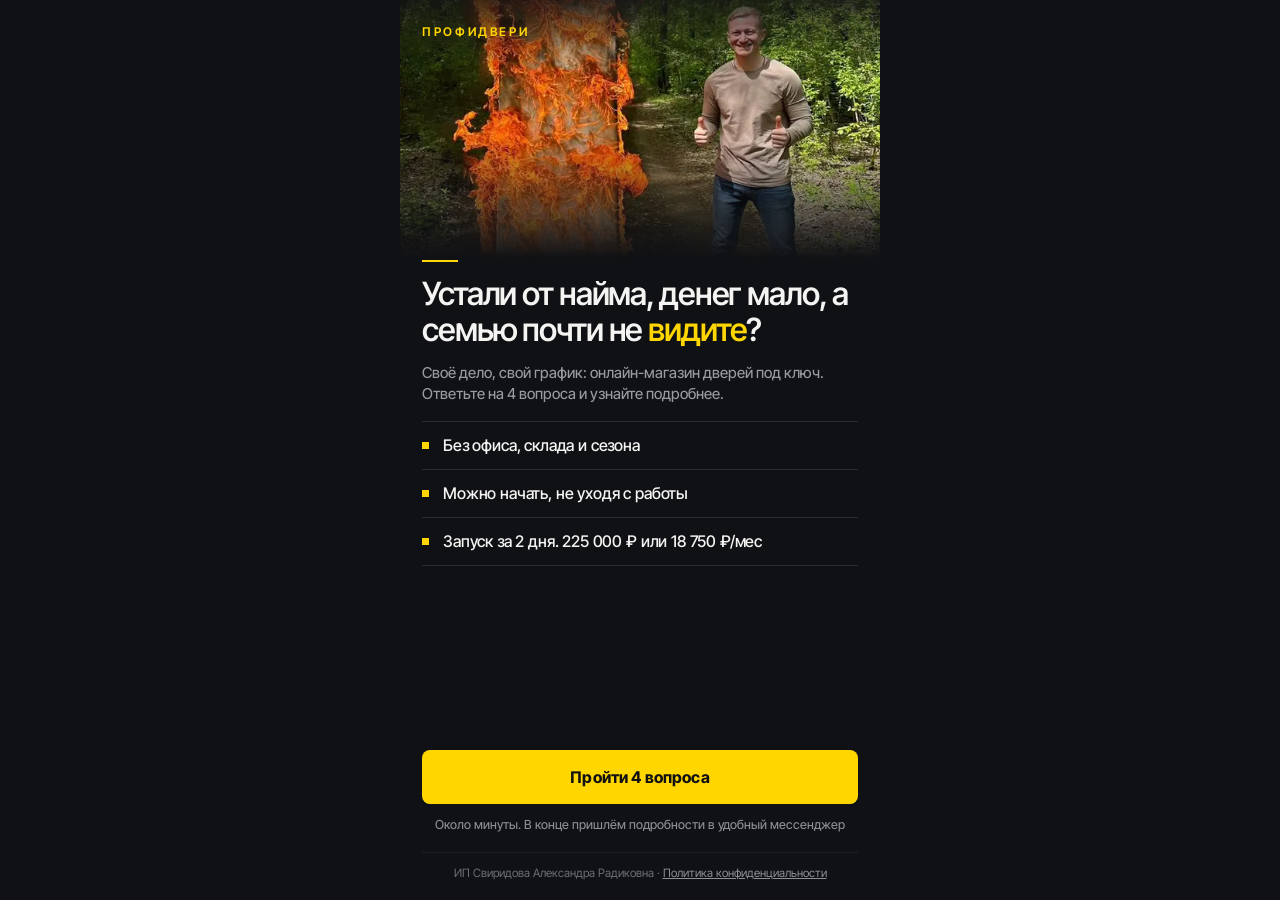
<file: index.html>
<!DOCTYPE html>
<html lang="ru">
<head>
<meta charset="utf-8">
<meta name="viewport" content="width=device-width,initial-scale=1,viewport-fit=cover">
<meta name="theme-color" content="#101114">
<title>Своё дело, свой график: онлайн-магазин дверей. 4 вопроса</title>
<meta name="description" content="Онлайн-магазин дверей под ключ: без офиса, склада и сезона, запуск за 2 дня. 225&nbsp;000&nbsp;₽ или рассрочка 18&nbsp;750&nbsp;₽ в месяц на 12 месяцев. Ответьте на 4 вопроса и узнайте подробнее.">
<meta name="robots" content="noindex">
<link rel="icon" href="data:image/svg+xml,%3Csvg xmlns=%22http://www.w3.org/2000/svg%22 viewBox=%220 0 32 32%22%3E%3Crect width=%2232%22 height=%2232%22 rx=%226%22 fill=%22%23101114%22/%3E%3Crect x=%2210%22 y=%226%22 width=%2212%22 height=%2220%22 rx=%221%22 fill=%22none%22 stroke=%22%23FFD600%22 stroke-width=%222.5%22/%3E%3C/svg%3E">
<link rel="preload" href="assets/intertight.woff2" as="font" type="font/woff2" crossorigin>
<link rel="preload" href="assets/hero_fire.webp" as="image" type="image/webp">
<link rel="stylesheet" href="assets/style.css">
</head>
<body>
<div class="app">

  <!-- 1. Старт -->
  <section class="screen s-start on" id="s-start" data-screen="start">
    <div class="hero">
      <div class="brand">ПРОФИДВЕРИ</div>
      <picture>
        <source srcset="assets/hero_fire.webp" type="image/webp">
        <img src="assets/hero_fire.jpg" width="620" height="592" alt="Основатель ПРОФИДВЕРИ рядом с горящей дверью в лесу">
      </picture>
    </div>
    <div class="rule"></div>
    <h1>Устали от найма, денег мало, а семью почти не <em>видите</em>?</h1>
    <p class="sub">Своё дело, свой график: онлайн-магазин дверей под ключ. Ответьте на 4 вопроса и узнайте подробнее.</p>
    <ul class="bens">
      <li><i class="sq"></i>Без офиса, склада и сезона</li>
      <li><i class="sq"></i>Можно начать, не уходя с работы</li>
      <li><i class="sq"></i>Запуск за 2 дня. 225&nbsp;000&nbsp;₽ или 18&nbsp;750&nbsp;₽/мес</li>
    </ul>
    <div class="spacer"></div>
    <button class="btn" type="button" id="startBtn">Пройти 4 вопроса</button>
    <p class="fine">Около минуты. В конце пришлём подробности в удобный мессенджер</p>
    <div class="foot">ИП Свиридова Александра Радиковна · <a href="privacy.html">Политика конфиденциальности</a></div>
  </section>

  <!-- 2. Вопросы (рендерятся из QUESTIONS) -->
  <section class="screen s-q" id="s-q" data-screen="q">
    <div class="brand">ПРОФИДВЕРИ</div>
    <div class="top">
      <button class="back" type="button" data-back aria-label="Назад">
        <svg width="22" height="22" viewBox="0 0 24 24" fill="none" stroke="currentColor" stroke-width="2" stroke-linecap="round" stroke-linejoin="round"><path d="M15 18l-6-6 6-6"/></svg>
      </button>
      <div class="qmeta" id="qMeta">Вопрос 1 из 4</div>
    </div>
    <div class="bar"><i id="qBar"></i></div>
    <h2 id="qTitle"></h2>
    <div class="opts" id="qOpts" role="radiogroup"></div>
    <div class="qfoot">
      <p class="fine">В конце пришлём, как устроен бизнес, что входит в пакет и условия рассрочки</p>
    </div>
  </section>

  <!-- 3. Итог + форма -->
  <section class="screen s-form" id="s-form" data-screen="form">
    <div class="brand">ПРОФИДВЕРИ</div>
    <div class="top">
      <button class="back" type="button" data-back aria-label="Назад">
        <svg width="22" height="22" viewBox="0 0 24 24" fill="none" stroke="currentColor" stroke-width="2" stroke-linecap="round" stroke-linejoin="round"><path d="M15 18l-6-6 6-6"/></svg>
      </button>
      <div class="qmeta">Последний шаг</div>
    </div>
    <div class="bar"><i style="width:100%"></i></div>
    <div class="photo">
      <picture>
        <source srcset="assets/family.webp" type="image/webp">
        <img src="assets/family.jpg" width="520" height="480" alt="Основатель ПРОФИДВЕРИ с семьёй" loading="lazy">
      </picture>
    </div>
    <h2>Вам подойдёт формат <em>без точки и закупок</em></h2>
    <p class="sub">Пришлём, как устроен бизнес, что входит в пакет и условия рассрочки. Без спама.</p>

    <form id="leadForm" novalidate autocomplete="on">
      <div class="fld" id="f-name">
        <label for="name">Имя</label>
        <input class="inp" id="name" name="name" type="text" autocomplete="given-name" placeholder="Как к вам обращаться" maxlength="60">
        <div class="err">Напишите, как к вам обращаться</div>
      </div>
      <div class="fld" id="f-phone">
        <label for="phone">Телефон</label>
        <input class="inp" id="phone" name="phone" type="tel" inputmode="tel" autocomplete="tel" placeholder="+7 (___) ___-__-__">
        <div class="err">Проверьте номер: нужно 10 цифр после +7</div>
      </div>
      <div class="fld" id="f-via">
        <span class="lbl" id="viaLbl">Куда прислать подробности?</span>
        <div class="chips" role="radiogroup" aria-labelledby="viaLbl">
          <button type="button" class="chip" data-via="Telegram" role="radio" aria-checked="false">Telegram</button>
          <button type="button" class="chip" data-via="MAX" role="radio" aria-checked="false">MAX</button>
          <button type="button" class="chip" data-via="WhatsApp" role="radio" aria-checked="false">WhatsApp</button>
          <button type="button" class="chip" data-via="Позвоните" role="radio" aria-checked="false">Позвоните</button>
        </div>
        <div class="err">Выберите, куда прислать</div>
      </div>
      <div class="hp" aria-hidden="true"><label>Сайт <input type="text" name="website" id="website" tabindex="-1" autocomplete="off"></label></div>
      <label class="consent" id="f-consent">
        <input type="checkbox" id="consent" name="consent">
        <span class="box"></span>
        <span>Даю <a href="consent.html" target="_blank" rel="noopener">согласие на обработку персональных данных</a> ИП Свиридовой Александре Радиковне и принимаю <a href="privacy.html" target="_blank" rel="noopener">политику конфиденциальности</a></span>
      </label>
      <button class="btn" type="submit" id="sendBtn">Узнать подробнее</button>
      <p class="fine">Напишем в выбранный мессенджер в рабочее время</p>
    </form>
    <div class="foot">ИП Свиридова Александра Радиковна · <a href="privacy.html">Политика конфиденциальности</a></div>
  </section>

  <!-- 4. Спасибо -->
  <section class="screen s-thanks" id="s-thanks" data-screen="thanks">
    <div class="brand">ПРОФИДВЕРИ</div>
    <div class="okmark" aria-hidden="true"></div>
    <h2 id="tTitle">Спасибо!</h2>
    <p class="sub" id="tText">Пришлём подробности в выбранный мессенджер.</p>
    <div class="photo">
      <picture>
        <source srcset="assets/family.webp" type="image/webp">
        <img src="assets/family.jpg" width="520" height="480" alt="Основатель ПРОФИДВЕРИ с семьёй" loading="lazy">
      </picture>
    </div>
    <ul class="bens">
      <li><i class="sq"></i>Как устроен бизнес и что входит в пакет</li>
      <li><i class="sq"></i>Условия: 225&nbsp;000&nbsp;₽ или 12 платежей по 18&nbsp;750&nbsp;₽</li>
    </ul>
    <div class="spacer"></div>
    <div class="foot">ИП Свиридова Александра Радиковна · <a href="privacy.html">Политика конфиденциальности</a></div>
  </section>

</div>
<noscript><p style="padding:22px;color:#F4F4F2">Для прохождения теста включите JavaScript.</p></noscript>
<script src="assets/app.js" defer></script>
</body>
</html>
</file>
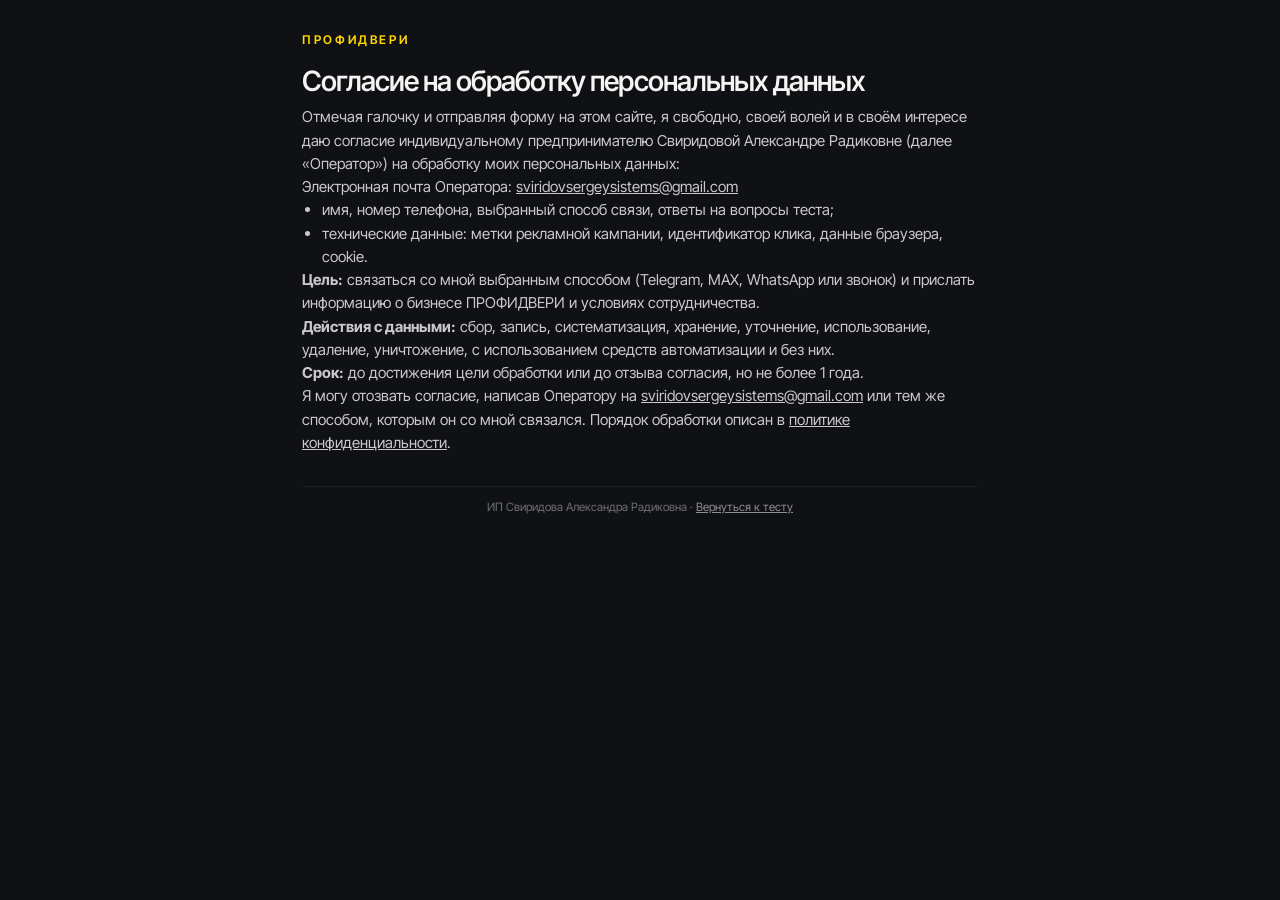
<file: consent.html>
<!DOCTYPE html>
<html lang="ru"><head><meta charset="utf-8"><meta name="viewport" content="width=device-width,initial-scale=1">
<meta name="theme-color" content="#101114"><meta name="robots" content="noindex">
<link rel="icon" href="data:image/svg+xml,%3Csvg xmlns=%22http://www.w3.org/2000/svg%22 viewBox=%220 0 32 32%22%3E%3Crect width=%2232%22 height=%2232%22 rx=%226%22 fill=%22%23101114%22/%3E%3Crect x=%2210%22 y=%226%22 width=%2212%22 height=%2220%22 rx=%221%22 fill=%22none%22 stroke=%22%23FFD600%22 stroke-width=%222.5%22/%3E%3C/svg%3E">
<title>Согласие на обработку персональных данных</title><link rel="stylesheet" href="assets/style.css"></head>
<body><main class="doc">
<a class="brand" href="index.html" style="text-decoration:none">ПРОФИДВЕРИ</a>
<h1>Согласие на обработку персональных данных</h1>
<p>Отмечая галочку и отправляя форму на этом сайте, я свободно, своей волей и в своём интересе даю согласие индивидуальному предпринимателю Свиридовой Александре Радиковне (далее «Оператор») на обработку моих персональных данных:</p>
<!-- ЗАПОЛНИТЬ перед запуском: ОГРНИП ____________, ИНН ____________ -->
<p>Электронная почта Оператора: <a href="mailto:sviridovsergeysistems@gmail.com">sviridovsergeysistems@gmail.com</a></p>
<ul>
<li>имя, номер телефона, выбранный способ связи, ответы на вопросы теста;</li>
<li>технические данные: метки рекламной кампании, идентификатор клика, данные браузера, cookie.</li>
</ul>
<p><b>Цель:</b> связаться со мной выбранным способом (Telegram, MAX, WhatsApp или звонок) и прислать информацию о бизнесе ПРОФИДВЕРИ и условиях сотрудничества.</p>
<p><b>Действия с данными:</b> сбор, запись, систематизация, хранение, уточнение, использование, удаление, уничтожение, с использованием средств автоматизации и без них.</p>
<p><b>Срок:</b> до достижения цели обработки или до отзыва согласия, но не более 1 года.</p>
<p>Я могу отозвать согласие, написав Оператору на <a href="mailto:sviridovsergeysistems@gmail.com">sviridovsergeysistems@gmail.com</a> или тем же способом, которым он со мной связался. Порядок обработки описан в <a href="privacy.html">политике конфиденциальности</a>.</p>
<div class="foot" style="margin-top:32px">ИП Свиридова Александра Радиковна · <a href="index.html">Вернуться к тесту</a></div>
</main></body></html>
</file>
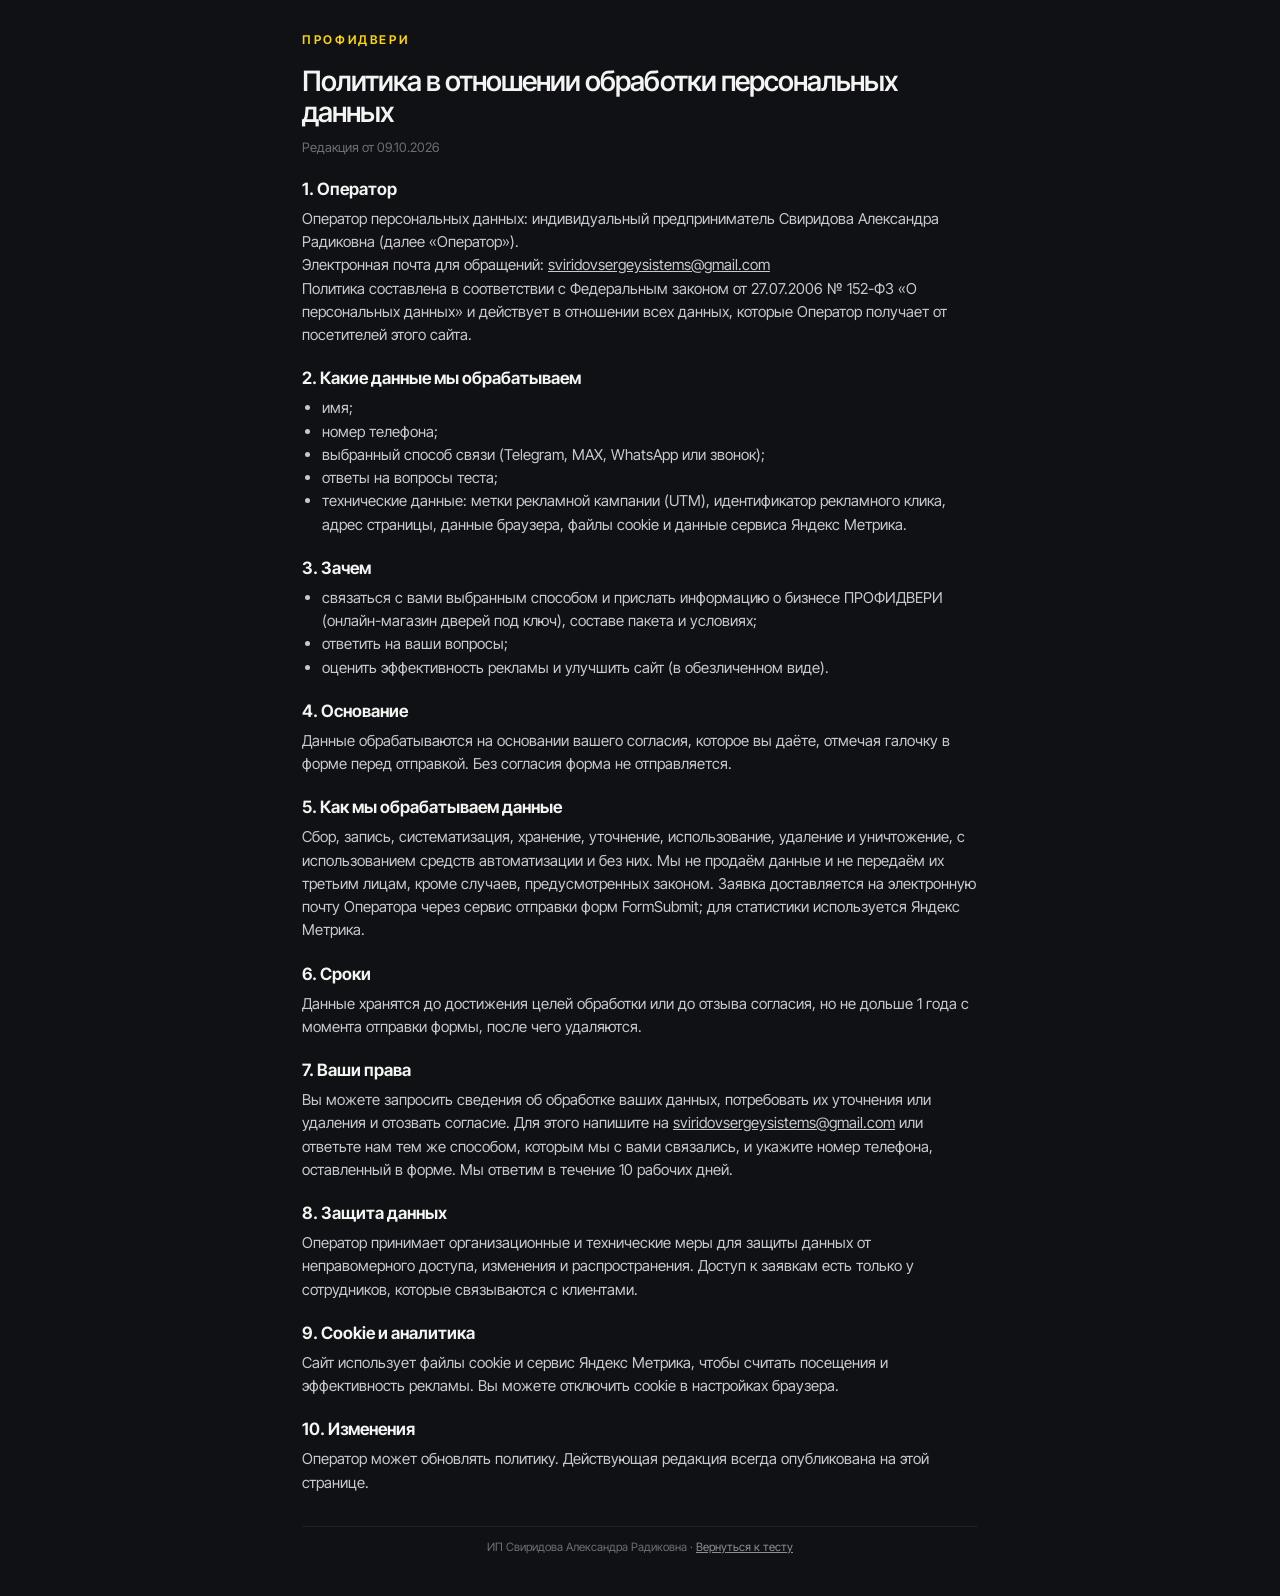
<file: privacy.html>
<!DOCTYPE html>
<html lang="ru"><head><meta charset="utf-8"><meta name="viewport" content="width=device-width,initial-scale=1">
<meta name="theme-color" content="#101114"><meta name="robots" content="noindex">
<link rel="icon" href="data:image/svg+xml,%3Csvg xmlns=%22http://www.w3.org/2000/svg%22 viewBox=%220 0 32 32%22%3E%3Crect width=%2232%22 height=%2232%22 rx=%226%22 fill=%22%23101114%22/%3E%3Crect x=%2210%22 y=%226%22 width=%2212%22 height=%2220%22 rx=%221%22 fill=%22none%22 stroke=%22%23FFD600%22 stroke-width=%222.5%22/%3E%3C/svg%3E">
<title>Политика конфиденциальности</title><link rel="stylesheet" href="assets/style.css"></head>
<body><main class="doc">
<a class="brand" href="index.html" style="text-decoration:none">ПРОФИДВЕРИ</a>
<h1>Политика в отношении обработки персональных данных</h1>
<p class="muted">Редакция от 09.10.2026</p>

<h3>1. Оператор</h3>
<p>Оператор персональных данных: индивидуальный предприниматель Свиридова Александра Радиковна (далее «Оператор»).</p>
<!-- ЗАПОЛНИТЬ перед запуском: <p>ОГРНИП: ____________ · ИНН: ____________</p> -->
<p>Электронная почта для обращений: <a href="mailto:sviridovsergeysistems@gmail.com">sviridovsergeysistems@gmail.com</a></p>
<p>Политика составлена в соответствии с Федеральным законом от 27.07.2006 № 152-ФЗ «О персональных данных» и действует в отношении всех данных, которые Оператор получает от посетителей этого сайта.</p>

<h3>2. Какие данные мы обрабатываем</h3>
<ul>
<li>имя;</li>
<li>номер телефона;</li>
<li>выбранный способ связи (Telegram, MAX, WhatsApp или звонок);</li>
<li>ответы на вопросы теста;</li>
<li>технические данные: метки рекламной кампании (UTM), идентификатор рекламного клика, адрес страницы, данные браузера, файлы cookie и данные сервиса Яндекс Метрика.</li>
</ul>

<h3>3. Зачем</h3>
<ul>
<li>связаться с вами выбранным способом и прислать информацию о бизнесе ПРОФИДВЕРИ (онлайн-магазин дверей под ключ), составе пакета и условиях;</li>
<li>ответить на ваши вопросы;</li>
<li>оценить эффективность рекламы и улучшить сайт (в обезличенном виде).</li>
</ul>

<h3>4. Основание</h3>
<p>Данные обрабатываются на основании вашего согласия, которое вы даёте, отмечая галочку в форме перед отправкой. Без согласия форма не отправляется.</p>

<h3>5. Как мы обрабатываем данные</h3>
<p>Сбор, запись, систематизация, хранение, уточнение, использование, удаление и уничтожение, с использованием средств автоматизации и без них. Мы не продаём данные и не передаём их третьим лицам, кроме случаев, предусмотренных законом. Заявка доставляется на электронную почту Оператора через сервис отправки форм FormSubmit; для статистики используется Яндекс Метрика.</p>

<h3>6. Сроки</h3>
<p>Данные хранятся до достижения целей обработки или до отзыва согласия, но не дольше 1 года с момента отправки формы, после чего удаляются.</p>

<h3>7. Ваши права</h3>
<p>Вы можете запросить сведения об обработке ваших данных, потребовать их уточнения или удаления и отозвать согласие. Для этого напишите на <a href="mailto:sviridovsergeysistems@gmail.com">sviridovsergeysistems@gmail.com</a> или ответьте нам тем же способом, которым мы с вами связались, и укажите номер телефона, оставленный в форме. Мы ответим в течение 10 рабочих дней.</p>

<h3>8. Защита данных</h3>
<p>Оператор принимает организационные и технические меры для защиты данных от неправомерного доступа, изменения и распространения. Доступ к заявкам есть только у сотрудников, которые связываются с клиентами.</p>

<h3>9. Cookie и аналитика</h3>
<p>Сайт использует файлы cookie и сервис Яндекс Метрика, чтобы считать посещения и эффективность рекламы. Вы можете отключить cookie в настройках браузера.</p>

<h3>10. Изменения</h3>
<p>Оператор может обновлять политику. Действующая редакция всегда опубликована на этой странице.</p>

<div class="foot" style="margin-top:32px">ИП Свиридова Александра Радиковна · <a href="index.html">Вернуться к тесту</a></div>
</main></body></html>
</file>
<file: assets/style.css>
@font-face{font-family:"Inter Tight";src:url("intertight.woff2") format("woff2");font-weight:100 900;font-style:normal;font-display:swap}
*{box-sizing:border-box;margin:0;padding:0}
:root{--bg:#101114;--tx:#F4F4F2;--ac:#FFD600;--card:#17181C;--bd:#2C2D33;--mut:#9A9AA2;--mut2:#6E6E76;--err:#FF7A6B}
html{-webkit-text-size-adjust:100%;background:var(--bg)}
body{background:var(--bg);color:var(--tx);font-family:"Inter Tight",-apple-system,"Segoe UI",Roboto,Arial,sans-serif;-webkit-font-smoothing:antialiased;text-rendering:optimizeLegibility;min-height:100vh;min-height:100svh}
a{color:inherit}
button{font-family:inherit;border:0;cursor:pointer;-webkit-tap-highlight-color:transparent}
.app{max-width:480px;margin:0 auto;min-height:100vh;min-height:100svh;position:relative}
.screen{display:none;min-height:100vh;min-height:100svh;padding:26px 22px 18px;flex-direction:column}
.screen.on{display:flex;animation:fade .22s ease}
@keyframes fade{from{opacity:0;transform:translateY(6px)}to{opacity:1;transform:none}}
@media (prefers-reduced-motion:reduce){.screen.on{animation:none}}
.brand{font-weight:620;font-size:12px;letter-spacing:.22em;color:var(--ac)}
.rule{width:36px;height:2px;background:var(--ac);margin:20px 0 16px}
h1{font-size:32px;font-weight:560;letter-spacing:-.035em;line-height:1.12}
h1 em,h2 em{font-style:normal;color:var(--ac)}
h2{font-size:27px;font-weight:560;letter-spacing:-.03em;line-height:1.2}
.sub{margin-top:14px;font-size:15px;line-height:1.45;font-weight:450;color:var(--mut)}
.bens{list-style:none;margin-top:20px}
.bens li{display:flex;align-items:center;gap:14px;padding:14px 0;border-top:1px solid #2A2B31;font-size:16px;font-weight:500;letter-spacing:-.01em;line-height:1.3}
.bens li:last-child{border-bottom:1px solid #2A2B31}
.sq{width:7px;height:7px;background:var(--ac);flex:none}
.spacer{flex:1;min-height:20px}
.btn{display:flex;align-items:center;justify-content:center;height:54px;width:100%;border-radius:8px;background:var(--ac);color:#111;font-weight:730;font-size:16px;letter-spacing:.01em;transition:transform .08s,opacity .2s}
.btn:active{transform:scale(.985)}
.btn[disabled]{opacity:.6}
.fine{margin-top:12px;text-align:center;font-size:12.5px;line-height:1.4;color:#8E8E96;font-weight:450}
.foot{margin-top:18px;padding-top:12px;border-top:1px solid #1E1F24;font-size:11.5px;line-height:1.5;color:var(--mut2);text-align:center}
.foot a{color:#8E8E96}
/* start hero */
.s-start{padding-top:0}
.hero{position:relative;margin:0 -22px;height:258px;overflow:hidden}
.hero picture,.hero img{display:block;width:100%;height:100%;object-fit:cover;object-position:62% 40%}
.hero:before{content:"";position:absolute;inset:0 0 auto 0;height:70px;background:linear-gradient(#101114cc,#10111400);z-index:1}
.hero:after{content:"";position:absolute;inset:auto 0 0 0;height:120px;background:linear-gradient(#10111400,#101114);z-index:1}
.hero .brand{position:absolute;top:24px;left:22px;z-index:2}
.s-start .rule{margin-top:2px;margin-bottom:14px}
.s-start .bens{margin-top:16px}
.s-start .bens li{padding:13px 0}
/* question */
.top{display:flex;align-items:center;gap:10px;margin-top:18px;min-height:44px}
.back{width:44px;height:44px;margin-left:-10px;border-radius:8px;background:transparent;color:#C8C8CE;display:flex;align-items:center;justify-content:center}
.back:active{background:#1C1D22}
.back[hidden]{display:none}
.qmeta{font-size:14px;font-weight:650;letter-spacing:-.01em;color:#C8C8CE}
.bar{margin-top:10px;height:2px;background:var(--bd)}
.bar i{display:block;height:100%;width:0;background:var(--ac);transition:width .3s ease}
.s-q h2{margin-top:26px}
.hint{margin-top:8px;font-size:14px;color:var(--mut)}
.opts{margin-top:22px;display:flex;flex-direction:column;gap:10px}
.opt{width:100%;text-align:left;background:var(--card);border:1px solid var(--bd);border-radius:12px;min-height:64px;padding:12px 16px;display:flex;align-items:center;justify-content:space-between;gap:12px;font-size:16px;font-weight:500;letter-spacing:-.015em;line-height:1.3;color:var(--tx);transition:border-color .15s,background .15s}
.opt small{display:block;margin-top:3px;font-size:13.5px;font-weight:450;color:var(--mut)}
.opt.on{border-color:var(--ac);background:#16150E;font-weight:650}
.dot{width:18px;height:18px;border-radius:50%;border:1.5px solid #3A3B42;flex:none}
.opt.on .dot{border-color:var(--ac);background:var(--ac);box-shadow:inset 0 0 0 4px #16150E}
.qfoot{margin-top:auto;padding-top:22px}
/* form */
.photo{margin-top:20px;border-radius:8px;overflow:hidden;height:150px;background:#1a1b20}
.photo img{display:block;width:100%;height:100%;object-fit:cover;object-position:50% 4%}
.s-form h2{margin-top:20px}
.fld{margin-top:16px}
.fld label,.lbl{display:block;font-size:13.5px;font-weight:600;color:#C8C8CE;margin-bottom:8px}
.inp{width:100%;height:54px;border-radius:8px;background:var(--card);border:1px solid var(--bd);color:var(--tx);font:500 17px "Inter Tight",sans-serif;padding:0 16px;outline:none;-webkit-appearance:none;appearance:none}
.inp::placeholder{color:#5E5F66}
.inp:focus{border-color:var(--ac)}
.bad .inp,.bad .chips{border-color:var(--err)}
.err{display:none;margin-top:6px;font-size:13px;color:var(--err)}
.bad .err{display:block}
.chips{display:grid;grid-template-columns:1fr 1fr;gap:8px;border:1px solid transparent;border-radius:10px}
.chip{height:50px;border-radius:8px;background:var(--card);border:1px solid var(--bd);color:var(--tx);font-size:15.5px;font-weight:550}
.chip.on{border-color:var(--ac);background:#16150E;color:var(--ac);font-weight:650}
.consent{margin-top:18px;display:flex;gap:12px;align-items:flex-start;font-size:13px;line-height:1.45;color:var(--mut);cursor:pointer}
.consent input{position:absolute;opacity:0;width:1px;height:1px}
.box{flex:none;width:24px;height:24px;border-radius:6px;border:1.5px solid #3A3B42;background:var(--card);display:flex;align-items:center;justify-content:center;margin-top:-1px}
.consent input:checked+.box{background:var(--ac);border-color:var(--ac)}
.consent input:checked+.box:after{content:"";width:6px;height:11px;border:solid #111;border-width:0 2.5px 2.5px 0;transform:rotate(45deg) translate(-1px,-1px)}
.consent input:focus-visible+.box{outline:2px solid var(--ac);outline-offset:2px}
.consent a{color:#C8C8CE}
.bad.consent .box{border-color:var(--err)}
.s-form .btn{margin-top:20px}
.hp{position:absolute;left:-9999px;width:1px;height:1px;overflow:hidden}
/* thanks */
.okmark{margin-top:40px;width:56px;height:56px;border-radius:8px;background:var(--ac);display:flex;align-items:center;justify-content:center}
.okmark:after{content:"";width:12px;height:22px;border:solid #111;border-width:0 3.5px 3.5px 0;transform:rotate(45deg) translate(-2px,-2px)}
.s-thanks h2{margin-top:26px}
.s-thanks .photo{height:300px;margin-top:26px}
.s-thanks .photo img{object-position:50% 50%}
/* static pages */
.doc{max-width:720px;margin:0 auto;padding:28px 22px 40px}
.doc h1{font-size:28px;margin:18px 0 8px}
.doc h3{font-size:17px;font-weight:650;margin:22px 0 8px}
.doc p,.doc li{font-size:15px;line-height:1.55;color:#C8C8CE}
.doc ul{padding-left:20px}
.doc .muted{color:var(--mut2);font-size:13px}
</file>
